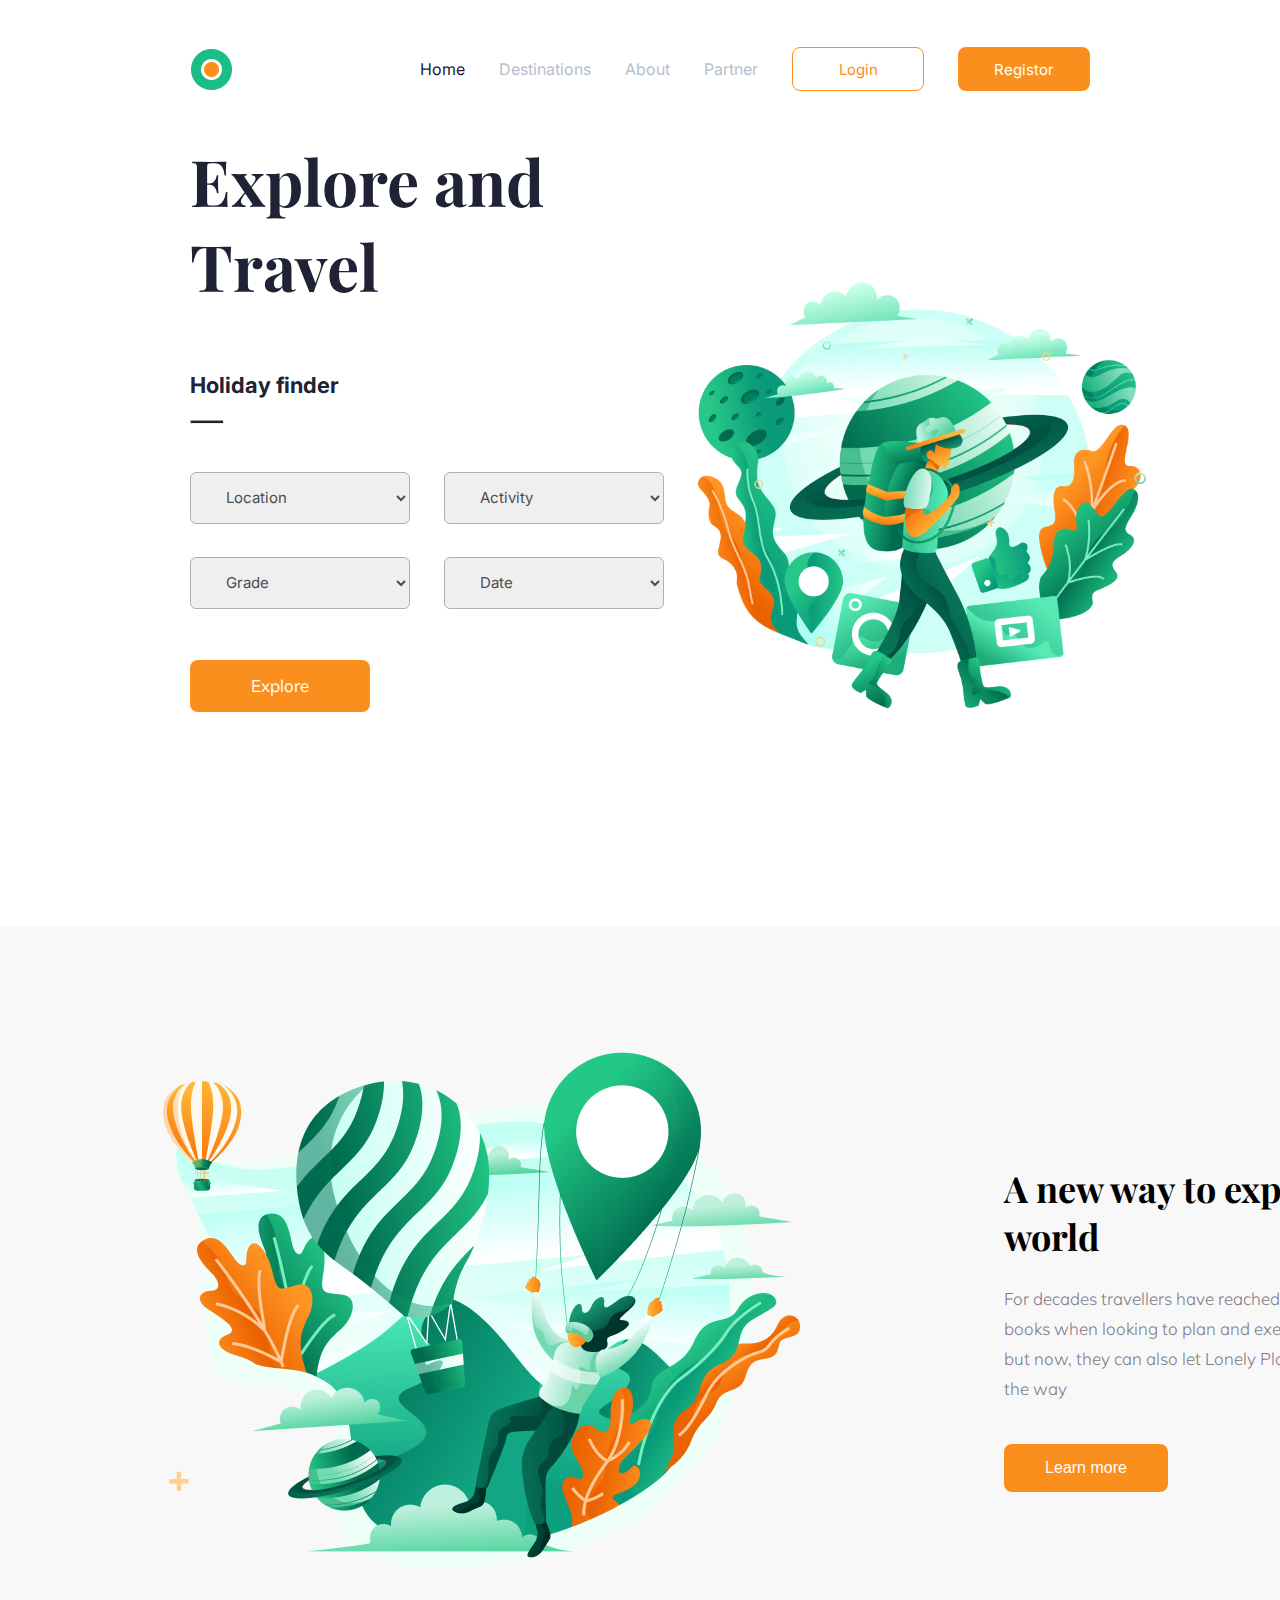
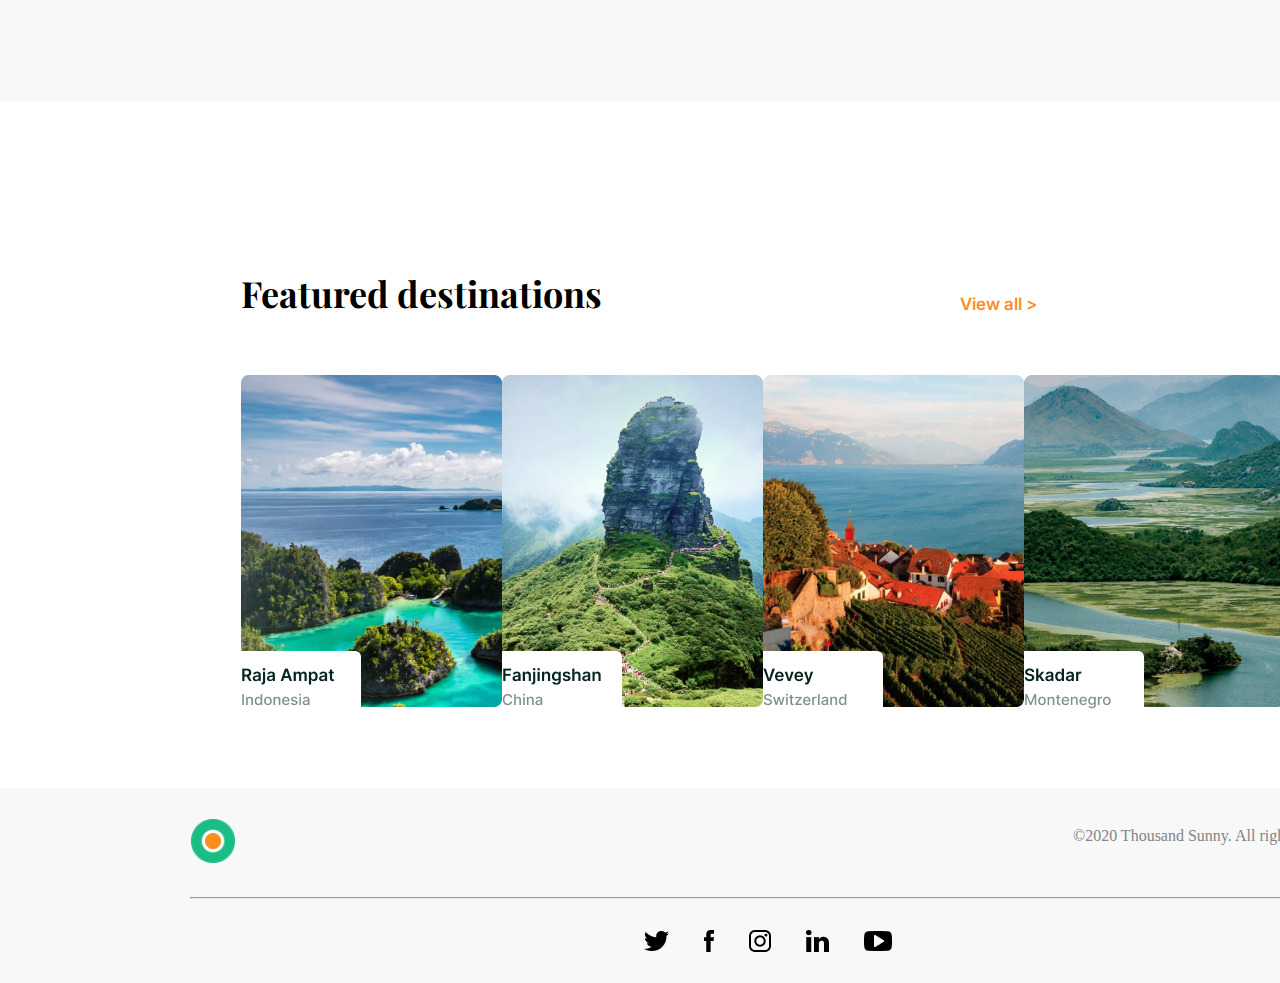
<file: web/index.html>
<!DOCTYPE html>
<html lang="en">
<head>
    <meta charset="UTF-8">
    <meta name="viewport" content="width=device-width, initial-scale=1.0">
    <title>Explore and Travel</title>
    <link rel="stylesheet" href="css/styles.css">
    <link href='https://fonts.googleapis.com/css?family=Inter' rel='stylesheet'>
    <link href='https://fonts.googleapis.com/css?family=Playfair Display' rel='stylesheet'>
    <link href='https://fonts.googleapis.com/css?family=Mulish' rel='stylesheet'>
</head>
<body>
    <section class="section-1">
        <header class="header">
            <img class="logo" src="./images/logo.png" alt="logo">
            <nav class="header-nav">
                <ul>
                    <li class="header-item"><a href=""><span class="header-item-home">Home</span></a></li>
                    <li class="header-item"><a href="">Destinations</a></li>
                    <li class="header-item"><a href="">About</a></li>
                    <li class="header-item"><a href="">Partner</a></li>
                </ul>
                <button class="login-btn">Login</button>
                <button class="registor-btn">Registor</button>
            </nav>
        </header>

        <main>
            <h1 class="hero-header">Explore and Travel</h1>
            <form class="hero-form" action="">
                <p class="hero-paragraph">Holiday finder</p>
                <hr class="hero-hr">
                <select class="form-location" name="" id="">
                    <option value="">Location</option>
                </select>
                <select class="form-activity" name="" id="">
                    <option value="">Activity</option>
                </select>
                <br> <br>
                <select class="form-grade" name="" id="">
                    <option value="">Grade</option>
                </select>
                <select class="form-date" name="" id="">
                    <option value="">Date</option>
                </select>
            </form>
            <button class="explore-btn">Explore</button>
            <img class="hero-img" src="./images/thousand-01 1.png" alt="">
        </main>
    </section>

    <section class="section-2">
        <img class="img-sec2" src="./images/Thousand-02 1.png" alt="">
        <div class="description">
            <h2 class="title-sec2">A new way to explore the world </h2>
            <p class="paragraph">For decades travellers have reached for Lonely Planet books when looking to plan and
                execute their perfect
                trip, but now, they can also let Lonely Planet Experiences lead the way</p>
            <button class="learn-btn">Learn more</button>
        </div>
    </section>
    
    <section class="section-3">
        <div class="txt-part">
        <p>Featured destinations</p>
        <a href="">View all ></a>
        </div>
        <div class="images">
            <img src="./images/Raja ampat.png" alt="Raja Ampat">
            <img src="./images/Fanjingshan.png" alt="Fanjingshan">
            <img src="./images/Vevey.png" alt="Vevey">
            <img src="./images/Skadar.png" alt="Skadar">
        </div>
    </section>

    <footer class="footer">
        <div class="txt-footer">
            <img class="logo-footer" src="./images/logo.png" alt="logo">
            <p>©2020 Thousand Sunny. All rights reserved</p>
        </div>
        <hr class="footer-hr">
        <div class="footer-images">
            <img src="./images/Frame.png" alt="">
            <img src="./images/Frame (1).png" alt="">
            <img src="./images/Frame (2).png" alt="">
            <img src="./images/Frame (3).png" alt="">
            <img src="./images/Frame (4).png" alt="">
        </div>
    </footer>
</body>
</html>
</file>
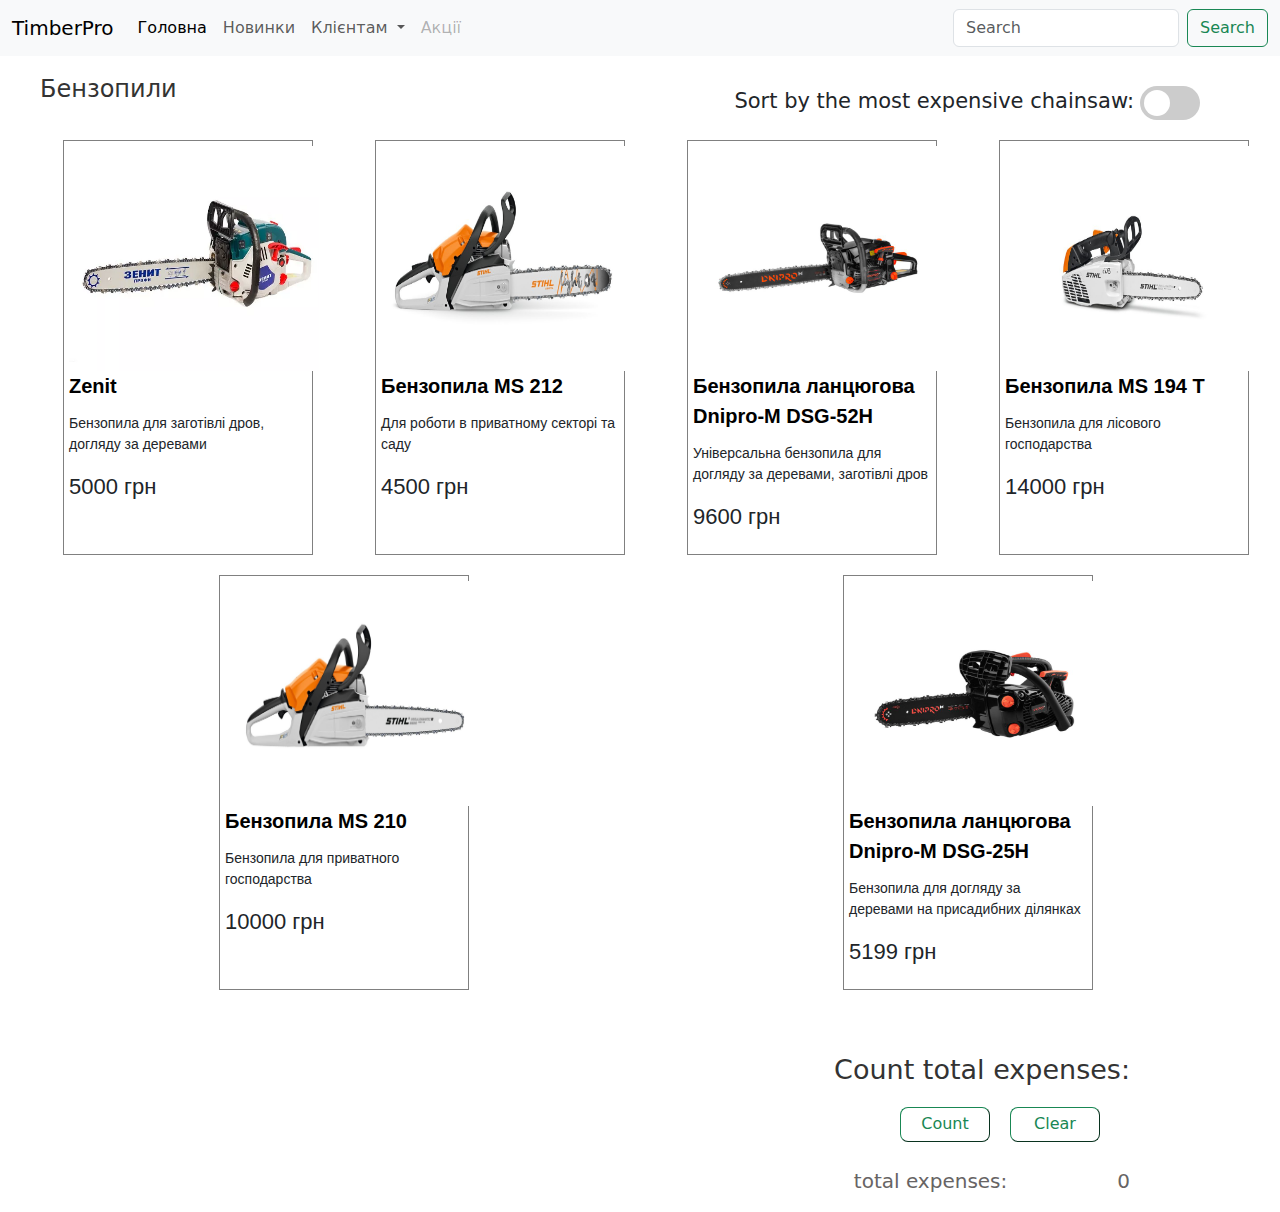
<file: web-lab3/main_page.html>
<!DOCTYPE html>
<html lang="en">
<head>
    <meta charset="UTF-8">
    <meta name="viewport" content="width=device-width, initial-scale=1.0">
    <title>Chainsaws</title>
    <link rel="stylesheet" href="css/styles.css">
    <link href="https://cdn.jsdelivr.net/npm/bootstrap@5.3.3/dist/css/bootstrap.min.css" rel="stylesheet" integrity="sha384-QWTKZyjpPEjISv5WaRU9OFeRpok6YctnYmDr5pNlyT2bRjXh0JMhjY6hW+ALEwIH" crossorigin="anonymous">
</head>
<body>
    <nav class="navbar navbar-expand-lg bg-body-tertiary">
        <div class="container-fluid">
          <a class="navbar-brand" href="#">TimberPro</a>
          <button class="navbar-toggler" type="button" data-bs-toggle="collapse" data-bs-target="#navbarSupportedContent" aria-controls="navbarSupportedContent" aria-expanded="false" aria-label="Toggle navigation">
            <span class="navbar-toggler-icon"></span>
          </button>
          <div class="collapse navbar-collapse" id="navbarSupportedContent">
            <ul class="navbar-nav me-auto mb-2 mb-lg-0">
              <li class="nav-item">
                <a class="nav-link active" aria-current="page" href="#">Головна</a>
              </li>
              <li class="nav-item">
                <a class="nav-link" href="#">Новинки</a>
              </li>
              <li class="nav-item dropdown">
                <a class="nav-link dropdown-toggle" href="#" role="button" data-bs-toggle="dropdown" aria-expanded="false">
                  Клієнтам
                </a>
                <ul class="dropdown-menu">
                  <li><a class="dropdown-item" href="#">Action</a></li>
                  <li><a class="dropdown-item" href="#">Another action</a></li>
                  <li><hr class="dropdown-divider"></li>
                  <li><a class="dropdown-item" href="#">Something else here</a></li>
                </ul>
              </li>
              <li class="nav-item">
                <a class="nav-link disabled" aria-disabled="true">Акції</a>
              </li>
            </ul>
            <form class="d-flex" role="search">
              <input id="find-item" class="form-control me-2" type="search" placeholder="Search" aria-label="Search">
              <button id="search-btn" class="btn btn-outline-success" type="submit">Search</button>
            </form>
          </div>
        </div>
    </nav>
    <div class="head">
        <h1 class="head-title">Бензопили</h1>
        <div class="sort-subtitle">
            <p class="sort-subtitle-p">
                Sort by the most expensive chainsaw:
            </p>
            <label id="sort_checkbox" class="switch">
                <input type="checkbox" id="sort_checkbox_input">
                <span class="slider round"></span>
            </label>
        </div>
    </div>
    <ul id="items-container" class="chainsaw">
        <li class="chainsaw-container">
            <img class="chainsaw-img" src="./images/chainsaw.jpg" alt="">
            <h1 class="name-chainsaw">Zenit</h1>
            <p class="description-chainsaw">Бензопила для заготівлі дров, догляду за деревами</p>
            <p class="price-chainsaw">5000 грн</p>
        </li>
        <li class="chainsaw-container">
            <img class="chainsaw-img" src="./images/chainsaw2.jpg" alt="">
            <h1 class="name-chainsaw">Бензопила MS 212</h1>
            <p class="description-chainsaw">Для роботи в приватному секторі та саду</p>
            <p class="price-chainsaw">4500 грн</p>
        </li>
        <li class="chainsaw-container">
            <img class="chainsaw-img" src="./images/chainsaw3.jpg" alt="">
            <h1 class="name-chainsaw">Бензопила ланцюгова Dnipro-M DSG-52H</h1>
            <p class="description-chainsaw">Універсальна бензопила для догляду за деревами, заготівлі дров</p>
            <p class="price-chainsaw">9600 грн</p>
        </li>
        <li class="chainsaw-container">
            <img class="chainsaw-img" src="./images/chainsaw4.jpg" alt="">
            <h1 class="name-chainsaw">Бензопила MS 194 T</h1>
            <p class="description-chainsaw">Бензопила для лісового господарства</p>
            <p class="price-chainsaw">14000 грн</p>
        </li>
        <li class="chainsaw-container">
            <img class="chainsaw-img" src="./images/chainsaw5.jpg" alt="">
            <h1 class="name-chainsaw">Бензопила MS 210</h1>
            <p class="description-chainsaw">Бензопила для приватного господарства</p>
            <p class="price-chainsaw">10000 грн</p>
        </li>
        <li class="chainsaw-container">
            <img class="chainsaw-img" src="./images/chainsaw6.jpg" alt="">
            <h1 class="name-chainsaw">Бензопила ланцюгова Dnipro-M DSG-25H</h1>
            <p class="description-chainsaw">Бензопила для догляду за деревами на присадибних ділянках</p>
            <p class="price-chainsaw">5199 грн</p>
        </li>
    </ul>
    <div class="count">
        <p class="count-total">Count total expenses:</p>
        <div class="price-btn">
            <button id="count-btn">Count</button> 
            <button id="clear-btn">Clear</button> 
        </div>
        <div class="total-price">
        <p class="count-expenses">total expenses:</p>
        <p id="sumprice" class="count-numbers">0</p>
        </div>
    </div>

    <script src="./main.js"></script>
</body>
</html>
</file>
<file: web/css/styles.css>
@import "./header.css";
@import "./hero.css";
@import "./section2.css";
@import "./section3.css";
@import "./footer.css";

body {
    margin: 0;
}

.section-1 {
    margin: 43px 105px 175px 80px;
}

a {
    text-decoration: none;
    color: inherit;
}
</file>
<file: web-lab3/css/styles.css>
@import "./chainsaw.css";
@import "./count.css";
</file>
